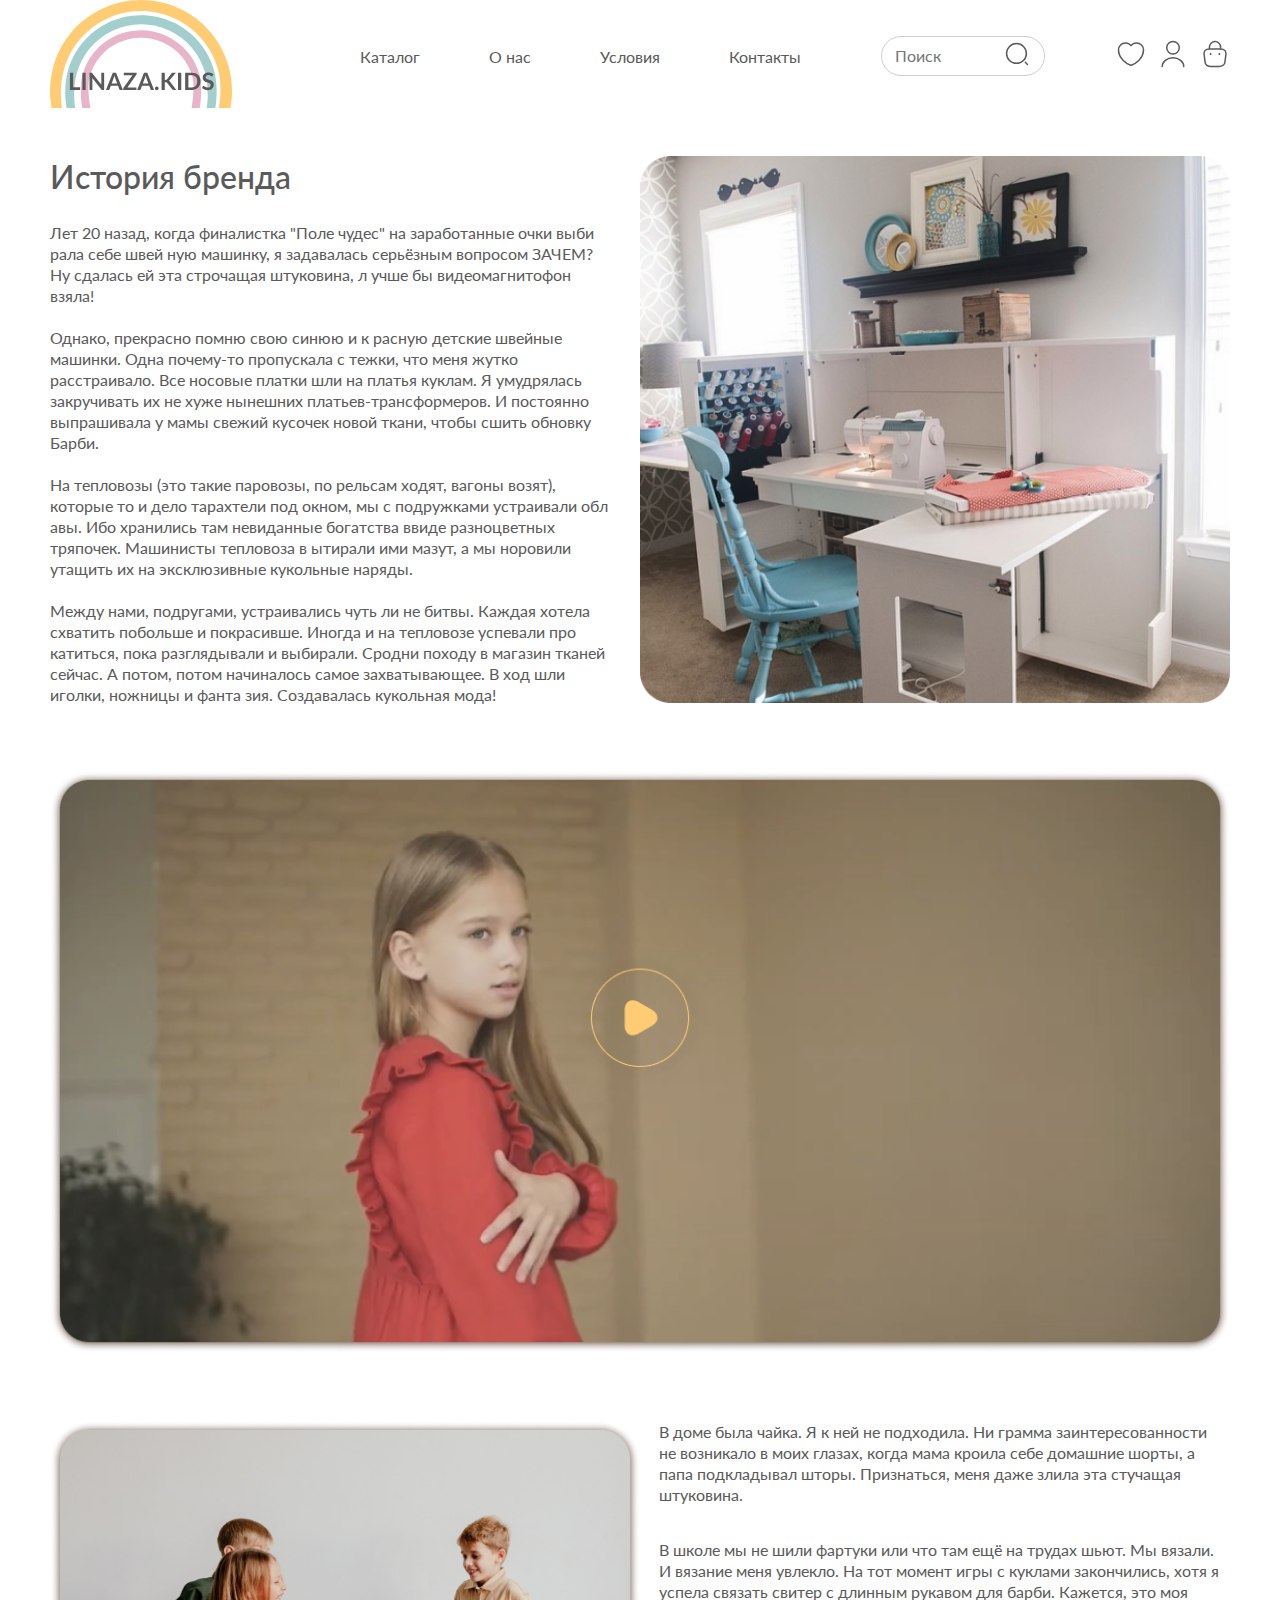
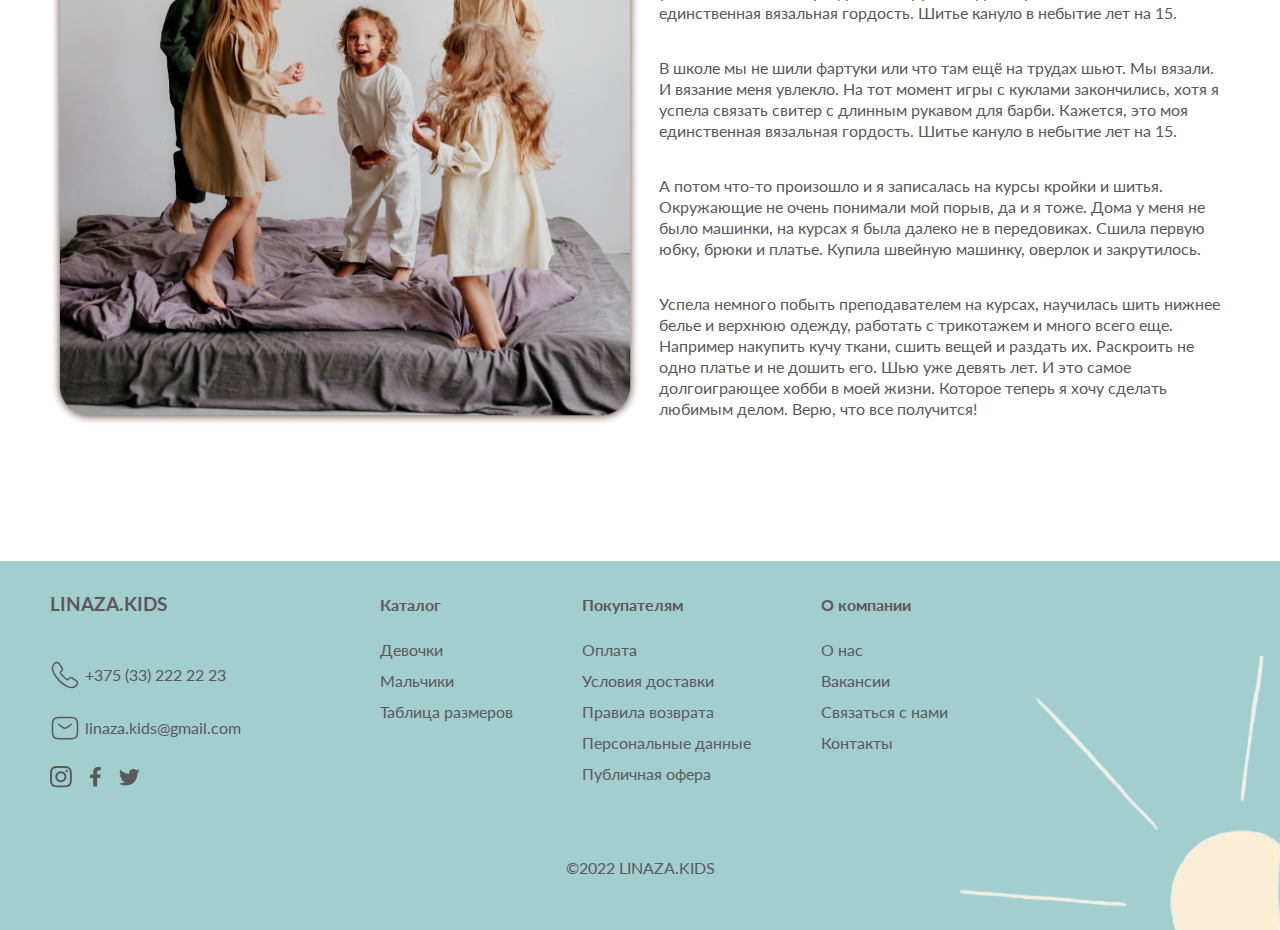
<file: about.html>
<!DOCTYPE html>
<html lang="en">
<head>
    <meta charset="UTF-8">
    <meta http-equiv="X-UA-Compatible" content="IE=edge">
    <meta name="viewport" content="width=device-width, initial-scale=1.0">
    <title>O нас</title>
    <link rel="preconnect" href="https://fonts.googleapis.com">
    <link rel="preconnect" href="https://fonts.gstatic.com" crossorigin>
    <link href="https://fonts.googleapis.com/css2?family=Lato:wght@400;700&display=swap" rel="stylesheet">
    <link rel="stylesheet" href="./css/normalize.css">
    <link rel="stylesheet" href="./videotube/videotube.css"> 
    <link rel="stylesheet" href="./css/about.css">
    <link rel="stylesheet" href="./css/header-footer.css">
</head>
<body>           
    <header class="header">
        <div class="container">
            <div class="header__wrapper">
                <div class="header__logo">
                    <a class="header__logo-link" href="index.html"><img class="header__logo-img" src="./images/LOGO.svg" alt="logo"></a>
                </div>
                <div class="header__navigation">
                    <ul class="header__list">
                        <li class="header__list-item"><a class="header__list-link" href="catalog.html">Каталог</a></li>
                        <li class="header__list-item"><a class="header__list-link" href="about.html">О нас</a></li>
                        <li class="header__list-item"><a class="header__list-link" href="conditions.html">Условия</a></li>
                        <li class="header__list-item"><a class="header__list-link" href="contacts.html">Контакты</a></li>
                    </ul>
                </div>
                <div class="header__search">
                    <input class="header__search-input" type="text" placeholder="Поиск">
                    <button class="header__search-button">
                        <div class="header__search-search">
                            <img class="header__search-img" src="./images/search-normal.svg" alt="search">
                        </div>
                    </button>
                </div>
                <div class="header__img-list">
                    <div class="header__items"><a href="#"><img src="./images/heart.svg" alt="heart"></a></div>
                    <div class="header__items"><a href="#"><img src="./images/user.svg" alt="user"></a></div>
                    <div class="header__items"><a href="#"><img src="./images/bag-2.svg" alt="bag"></a></div>
                    <div class="header__burger">
                        <img src="./images/burger-menu-svgrepo-com.svg" alt="menu" class="header__burger-img">
                        <!-- mobile navigation -->
                        <div class="header__navigation header__navigation_mobile">
                            <ul class="header__list">
                                <li class="header__list-item"><a class="header__list-link" href="catalog.html">Каталог</a></li>
                                <li class="header__list-item"><a class="header__list-link" href="about.html">О нас</a></li>
                                <li class="header__list-item"><a class="header__list-link" href="conditions.html">Условия</a></li>
                                <li class="header__list-item"><a class="header__list-link" href="contacts.html">Контакты</a></li>
                            </ul>
                        </div>
                    </div>
                    
                </div>
                
            </div>
        </div>
    </header>                                                                                                      
    <main class="main_about">
        <section class="about">
            <div class="container">
                <div class="about__top__wrapper">
                    <div class="about__top-items">
                        <h1 class="about__top-title">История бренда</h1>
                        <p class="about__top-item">Лет 20 назад, когда финалистка "Поле чудес" на заработанные очки выби
                            рала себе швей
                            ную машинку, я задавалась серьёзным вопросом ЗАЧЕМ? Ну
                             сдалась ей эта строчащая штуковина, л
                            учше бы видеомагнитофон взяла!
                        </p><br>
                        <p class="about__top-item">Однако, прекрасно помню свою синюю и к
                            расную детские швейные машинки. Одна почему-то пропускала с
                            тежки, что меня жутко расстраивало. Все носовые платки шли на платья 
                            куклам. Я умудрялась закручивать их не хуже нынешних платьев-трансформеров. И постоянно выпрашивала
                             у мамы свежий кусочек новой ткани, чтобы сшить обновку Барби.
                        </p><br>
                        <p class="about__top-item">На тепловозы (это такие паровозы, по рельсам ходят, вагоны 
                            возят), которые то и дело тарахтели под окном, мы с подружками устраивали обл
                            авы. Ибо хранились там невиданные богатства ввиде разноцветных тряпочек. Машинисты тепловоза в
                            ытирали ими мазут, а мы норовили утащить их на эксклюзивные кукольные наряды.
                        </p><br>
                        <p class="about__top-item">Между нами, подругами, устраивались чуть ли не битвы. Каждая
                             хотела схватить побольше и покрасивше. Иногда и на тепловозе успевали про
                             катиться, пока разглядывали и выбирали. Сродни походу в магазин тканей сейчас.
                            А потом, потом начиналось самое захватывающее. В ход шли иголки, ножницы и фанта
                            зия. Создавалась кукольная мода!
                        </p>
                    </div>
                    <div class="about__top-img-wrapper">
                        <img class="about__top-img" src="./images/ilustration__top.png" alt="ilustration__top">
                    </div>
                </div>
            </div>
        </section>
        <div class="about_video">
            <div class="container">
                <a href="https://youtu.be/ZnN4zmhJa9w" class="about_video_wrapper tube">
                    <img class="about_video_image" src="./images/about.png" alt="about">
                </a>
            </div>
        </div>
        </div>
        <section class="about-button">
            <div class="container">
                <div class="about-button_history">
                    <div class="about-button_img">
                        <img src="images/ilustration_bottom.png" alt="">
                    </div>
                    <div class="about-button-history_descr">
                        <p class="about-button-text">В доме была чайка. Я к ней не подходила.
                            Ни грамма заинтересованности не возникало в моих глазах, когда мама кроила себе домашние шорты, а папа подкладывал шторы. Признаться, меня даже злила эта стучащая штуковина.
                        </p>
                        <p class="about-button-text
                        ">В школе мы не шили фартуки или что там ещё на трудах шьют. Мы вязали. И вязание меня увлекло. На тот момент игры с куклами закончились, хотя я успела связать свитер с длинным рукавом для барби. Кажется, это моя единственная вязальная гордость. Шитье кануло в небытие лет на 15.
                    </p>
                       
                        <p class="about-button-text
                        ">В школе мы не шили фартуки или что там ещё на трудах шьют. Мы вязали. И вязание меня увлекло. На тот момент игры с куклами закончились, хотя я успела связать свитер с длинным рукавом для барби. Кажется, это моя единственная вязальная гордость. Шитье кануло в небытие лет на 15.</p>
                        
                        
                        <p class="about-button-text
                        ">А потом что-то произошло и я записалась на курсы кройки и шитья. Окружающие не очень понимали мой порыв, да и я тоже.

                        Дома у меня не было машинки, на курсах я была далеко не в передовиках. Сшила первую юбку, брюки и платье. Купила швейную машинку, оверлок и закрутилось.</p>
                
                        <p class="about-button-text
                        ">Успела немного побыть преподавателем на курсах, научилась шить нижнее белье и верхнюю одежду, работать с трикотажем и много всего еще. Например накупить кучу ткани, сшить вещей и раздать их. Раскроить не одно платье и не дошить его.
                        Шью уже девять лет. И это самое долгоиграющее хобби в моей жизни. Которое теперь я хочу сделать любимым делом. Верю, что все получится!</p>              
                        </div>
                    </div>
                </div>
            </div>
        </section>
    </main>
    <footer class="footer">
        <div class="container">
            <div class="footer__wrapper">
                <div class="footer__info footer__item">
                    <h3 class="footer__info_name">LINAZA.KIDS</h3>
                    <div class="footer__info_phone">
                        <div class="footer__info_phone-img">
                            <img class="footer__info_phone-image" src="./images/telefone.svg" alt="phone">
                        </div>
                        <a class="footer__info_phone-number" href="tel:+37533222223">+375 (33) 222 22 23</a>
                    </div>
                    <div class="footer__info_email">
                        <div class="footer__info_email-img">
                            <img class="footer__info_email-image" src="./images/sms.svg" alt="email">
                        </div>
                        <a class="footer__info_email-email" href="email:linaza.kids@gmail.com">linaza.kids@gmail.com</a>
                    </div>
                    <div class="footer__info_social">
                        <div class="footer__info_social-item">
                            <a class="footer__info_social-instagram" href="#"><img class="footer__info_social-instagram-img" src="./images/instagram.svg" alt="instagram"></a>
                        </div>
                        <div class="footer__info_social-item">
                            <a class="footer__info_social-facebook" href="#"><img class="footer__info_social-facebook-img" src="./images/facebook.svg" alt="facebook"></a>
                        </div>
                        <div class="footer__info_social-item">
                            <a class="footer__info_social-twitter" href="#"><img class="footer__info_social-twitter-img" src="./images/twitter.svg" alt="twitter"></a>
                        </div>
                    </div>
                </div>
                <div class="footer__catalog footer__item">
                    <h4 class="footer__catalog-title">Каталог</h4>
                        <a class="footer__catalog-link" href="#">Девочки</a>
                        <a class="footer__catalog-link" href="#">Мальчики</a>
                        <a class="footer__catalog-link" href="#">Таблица размеров</a>
                </div>
                <div class="footer__forcustomers footer__item">
                    <h4 class="footer__forcustomers-title">Покупателям</h4>
                    <a class="footer__forcustomers-link" href="#">Оплата</a>
                    <a class="footer__forcustomers-link" href="#">Условия доставки</a>
                    <a class="footer__forcustomers-link" href="#">Правила возврата</a>
                    <a class="footer__forcustomers-link" href="#">Персональные данные</a>
                    <a class="footer__forcustomers-link" href="#">Публичная офера</a>
                </div>
                <div class="footer__about footer__item">
                    <h4 class="footer_about-title">О компании</h4>
                    <a class="footer__about-link" href="about.html">О нас</a>
                    <a class="footer__about-link" href="#">Вакансии</a>
                    <a class="footer__about-link" href="#">Связаться с нами</a>
                    <a class="footer__about-link" href="contacts.html">Контакты</a>
                </div>
            </div>
            <p class="footer__rights">©2022 LINAZA.KIDS</p>
            <div class="footer__sun">
                <img class="footer__sun-img" src="./images/sunbackground.png" alt="sun">
            </div>
        </div>
    </footer>
    <script src="./videotube/videotube.js"></script>
</body>
</html>
</file>
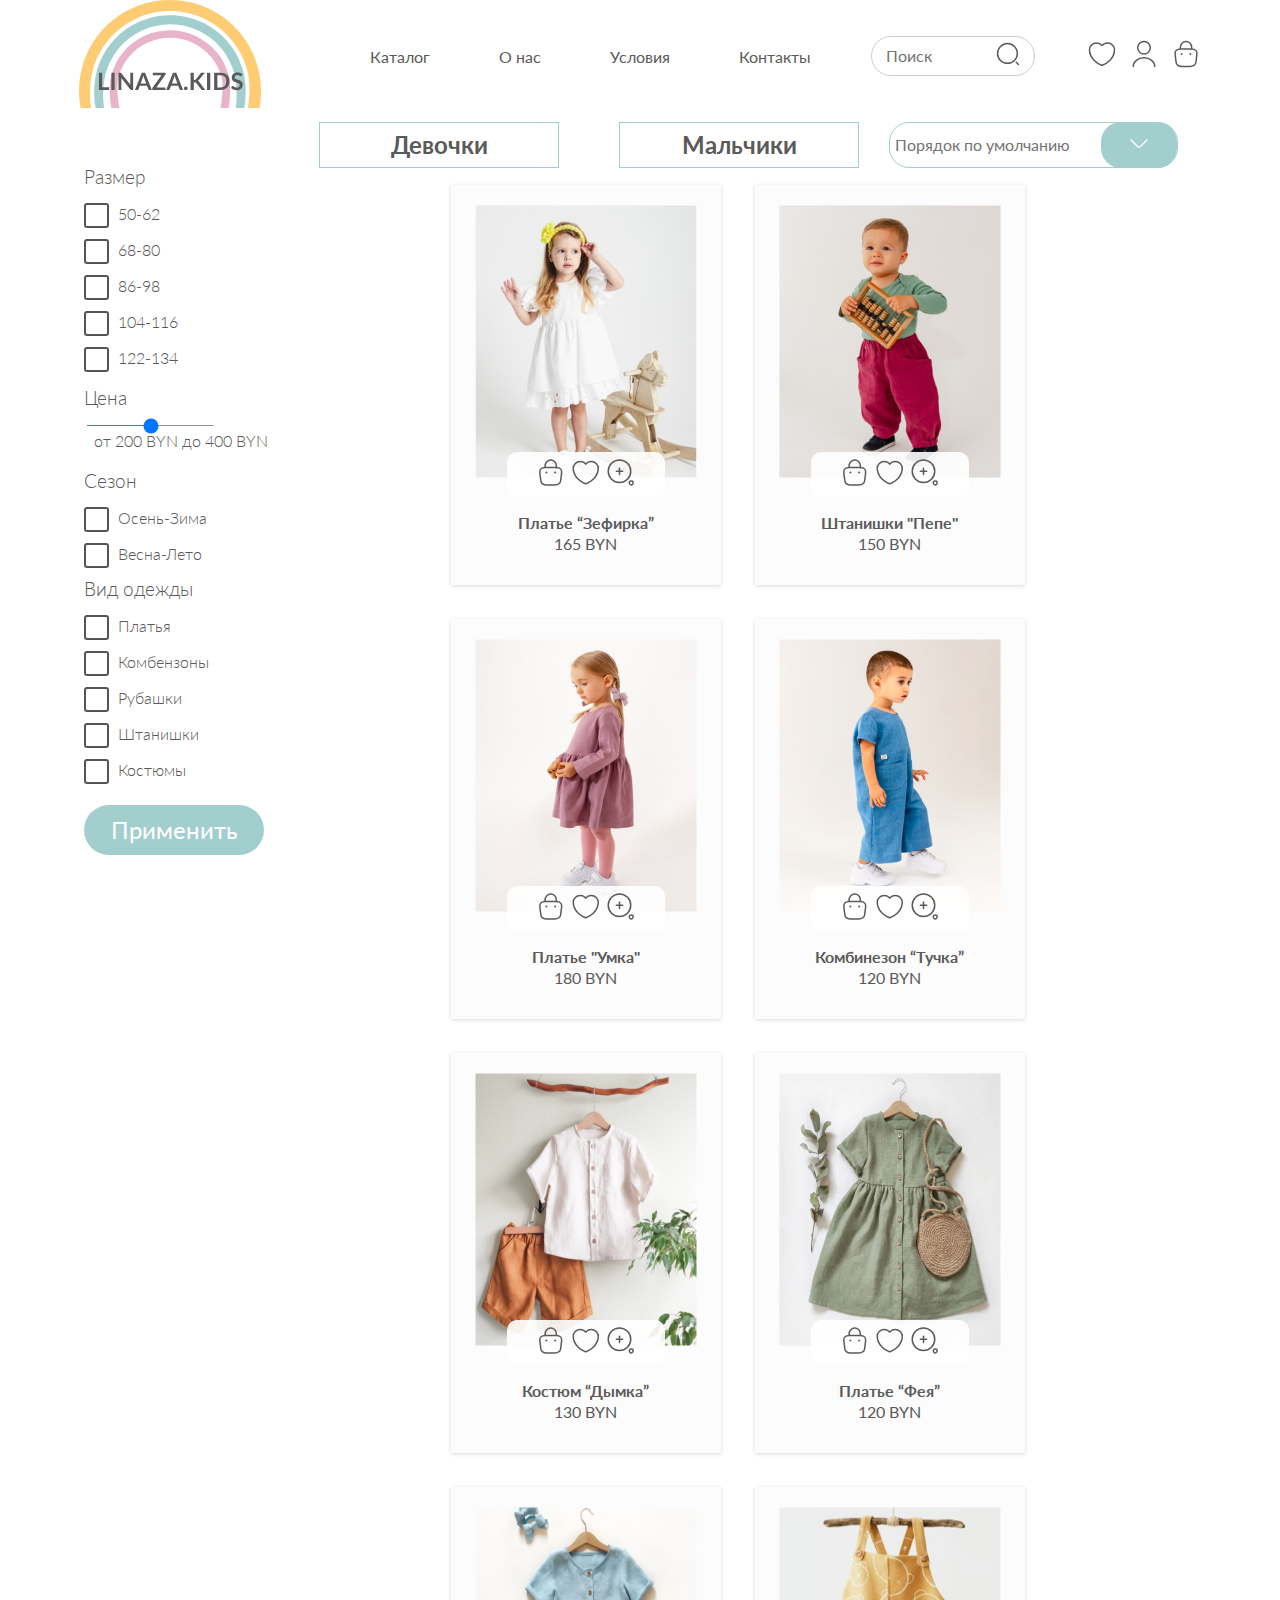
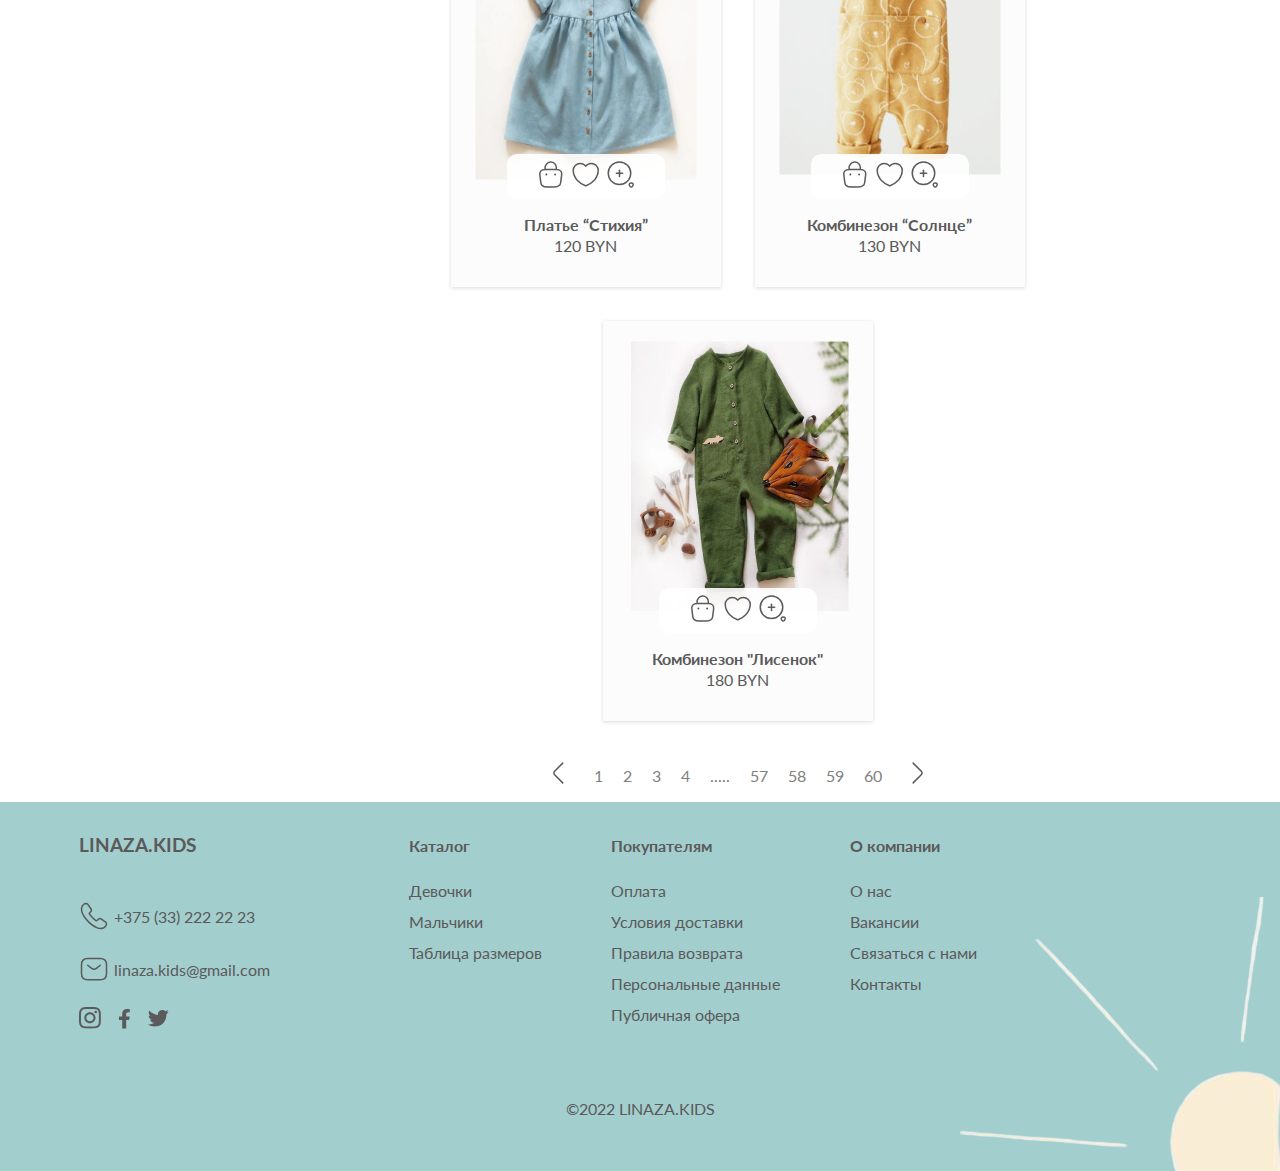
<file: catalog.html>
<!DOCTYPE html>
<html lang="en">

    <head>
        <meta charset="UTF-8">
        <meta http-equiv="X-UA-Compatible" content="IE=edge">
        <meta name="viewport" content="width=device-width, initial-scale=1.0">
        <link rel="preconnect" href="https://fonts.googleapis.com">
        <link rel="preconnect" href="https://fonts.gstatic.com" crossorigin>
        <link href="https://fonts.googleapis.com/css2?family=Lato:wght@400;700&display=swap" rel="stylesheet">
        <link rel="stylesheet" href="./css/normalize.css">
        <link rel="stylesheet" href="./css/header-footer.css">
        <link rel="stylesheet" href="./css/catalog.css">
        <title>Catalog</title>
    </head>

    <body>
        <header class="header">
            <div class="container">
                <div class="header__wrapper">
                    <div class="header__logo">
                        <a class="header__logo-link" href="index.html"><img class="header__logo-img"
                                src="./images/LOGO.svg" alt="logo"></a>
                    </div>
                    <div class="header__navigation">
                        <ul class="header__list">
                            <li class="header__list-item"><a class="header__list-link" href="catalog.html">Каталог</a>
                            </li>
                            <li class="header__list-item"><a class="header__list-link" href="about.html">О нас</a></li>
                            <li class="header__list-item"><a class="header__list-link"
                                    href="conditions.html">Условия</a></li>
                            <li class="header__list-item"><a class="header__list-link" href="contacts.html">Контакты</a>
                            </li>
                        </ul>
                    </div>
                    <div class="header__search">
                        <input class="header__search-input" type="text" placeholder="Поиск">
                        <button class="header__search-button">
                            <div class="header__search-search">
                                <img class="header__search-img" src="./images/search-normal.svg" alt="search">
                            </div>
                        </button>
                    </div>
                    <div class="header__img-list">
                        <div class="header__items"><a href="#"><img src="./images/heart.svg" alt="heart"></a></div>
                        <div class="header__items"><a href="#"><img src="./images/user.svg" alt="user"></a></div>
                        <div class="header__items"><a href="#"><img src="./images/bag-2.svg" alt="bag"></a></div>
                        <div class="header__burger">
                            <img src="./images/burger-menu-svgrepo-com.svg" alt="menu" class="header__burger-img">
                            <!-- mobile navigation -->
                            <div class="header__navigation header__navigation_mobile">
                                <ul class="header__list">
                                    <li class="header__list-item"><a class="header__list-link"
                                            href="catalog.html">Каталог</a></li>
                                    <li class="header__list-item"><a class="header__list-link" href="about.html">О
                                            нас</a></li>
                                    <li class="header__list-item"><a class="header__list-link"
                                            href="conditions.html">Условия</a></li>
                                    <li class="header__list-item"><a class="header__list-link"
                                            href="contacts.html">Контакты</a></li>
                                </ul>
                            </div>
                        </div>

                    </div>

                </div>
            </div>
        </header>
        <nav class="navbar">
            <div class="navbar-container container">
                <input class="navbar-click" type="checkbox" name="" id="">
                <div class="hamburger-lines">
                    <span class="line line1"></span>
                    <span class="line line2"></span>
                    <span class="line line3"></span>
                </div>
                <ul class="menu-items">
                    <div class="wrapper1">
                        <div class="choose">
                            <div class="size">
                                <h3>Размер</h3>
                                <div class="choose-size">
                                    <input value="2" type="checkbox">
                                    <p>50-62</p>
                                </div>
                                <div class="choose-size">
                                    <input value="1" type="checkbox">
                                    <p>68-80</p>
                                </div>
                                <div class="choose-size">
                                    <input value="1" type="checkbox">
                                    <p>86-98</p>
                                </div>
                                <div class="choose-size">
                                    <input value="1" type="checkbox">
                                    <p>104-116</p>
                                </div>
                                <div class="choose-size">
                                    <input value="1" type="checkbox">
                                    <p>122-134</p>
                                </div>
                            </div>
                            <div class="price">
                                <h3>Цена</h3>
                                <input type="range">
                                <p>от 200 BYN до 400 BYN</p>
                            </div>
                            <div class="size">
                                <h3>Сезон</h3>
                                <div class="choose-size">
                                    <input type="checkbox">
                                    <p>Осень-Зима</p>
                                </div>
                                <div class="choose-size">
                                    <input type="checkbox">
                                    <p>Весна-Лето</p>
                                </div>
                                <div class="size">
                                    <h3>Вид одежды</h3>
                                    <div class="choose-size">
                                        <input type="checkbox">
                                        <p>Платья</p>
                                    </div>
                                    <div class="choose-size">
                                        <input type="checkbox">
                                        <p>Комбензоны</p>
                                    </div>
                                    <div class="choose-size">
                                        <input type="checkbox">
                                        <p>Рубашки</p>
                                    </div>
                                    <div class="choose-size">
                                        <input type="checkbox">
                                        <p>Штанишки</p>
                                    </div>
                                    <div class="choose-size">
                                        <input type="checkbox">
                                        <p>Костюмы</p>
                                    </div>
                                    <button type="submit
                                " class="complete">Применить</button>
                                </div>
                            </div>
                        </div>
                    </div>


                </ul>
            </div>
        </nav>
        <main>



            <div class="container">
                <div class="wrapper">
                    <div class="choose">
                        <div class="size">
                            <h3>Размер</h3>
                            <div class="choose-size">
                                <input value="1" type="checkbox">
                                <p>50-62</p>
                            </div>
                            <div class="choose-size">
                                <input value="1" type="checkbox">
                                <p>68-80</p>
                            </div>
                            <div class="choose-size">
                                <input value="1" type="checkbox">
                                <p>86-98</p>
                            </div>
                            <div class="choose-size">
                                <input value="1" type="checkbox">
                                <p>104-116</p>
                            </div>
                            <div class="choose-size">
                                <input value="1" type="checkbox">
                                <p>122-134</p>
                            </div>
                        </div>
                        <div class="price">
                            <h3>Цена</h3>
                            <!--   <input class="pi-input2" id="pi_input" min="0" max="400" type="range"> -->
                            <input id="pi_input" min="0" max="400" type="range">
                            <p>от <output id="value"></output> BYN до 400 BYN</p>
                        </div>
                        <div class="size">
                            <h3>Сезон</h3>
                            <div class="choose-size">
                                <input type="checkbox">
                                <p>Осень-Зима</p>
                            </div>
                            <div class="choose-size">
                                <input type="checkbox">
                                <p>Весна-Лето</p>
                            </div>
                            <div class="size">
                                <h3>Вид одежды</h3>
                                <div class="choose-size">
                                    <input type="checkbox">
                                    <p>Платья</p>
                                </div>
                                <div class="choose-size">
                                    <input type="checkbox">
                                    <p>Комбензоны</p>
                                </div>
                                <div class="choose-size">
                                    <input type="checkbox">
                                    <p>Рубашки</p>
                                </div>
                                <div class="choose-size">
                                    <input type="checkbox">
                                    <p>Штанишки</p>
                                </div>
                                <div class="choose-size">
                                    <input type="checkbox">
                                    <p>Костюмы</p>
                                </div>
                                <button type="submit
                                " class="complete">Применить</button>
                            </div>
                        </div>
                    </div>
                    <div class="clothes">
                        <div class="input-button">
                            <button class="gender">Девочки</button>
                            <button class="gender">Мальчики</button>
                            <div class="clothes-input">
                                <input placeholder="Порядок по умолчанию" type="search">
                                <button class="output">
                                    <img src="./img/arrow-down.png" alt="">
                                </button>
                            </div>
                            <div class="center-gender">
                                <div class="choose-gender">
                                    <label for="cars">Выберите пол:</label>
                                    <select name="cars" id="cars">
                                        <option value="volvo">Мальчики</option>
                                        <option value="saab">Девочки</option>
                                    </select>
                                </div>
                            </div>
                        </div>
                        <div class="line">
                            <div class="block">
                                <div class="image">
                                    <img src="./img/clothes/clothes1.png" alt="">
                                    <div class="icons">
                                        <img src="./img/shopping-cart.svg" alt="">
                                        <img src="./img/favorite.svg" alt="">
                                        <img src="./img/search-zoom-in.svg" alt="">
                                    </div>
                                </div>
                                <div class="text">
                                    <h4>Платье “Зефирка”</h4>
                                    <p>165 BYN</p>
                                </div>
                            </div>
                            <div class="block">
                                <div class="image">
                                    <img src="./img/clothes/cloth2.png" alt="">
                                    <div class="icons">
                                        <img src="./img/shopping-cart.svg" alt="">
                                        <img src="./img/favorite.svg" alt="">
                                        <img src="./img/search-zoom-in.svg" alt="">
                                    </div>
                                </div>
                                <div class="text">
                                    <h4>Штанишки "Пепе"</h4>
                                    <p>150 BYN</p>
                                </div>
                            </div>
                            <div class="block">
                                <div class="image">
                                    <img src="./img/clothes/cloth3.png" alt="">
                                    <div class="icons">
                                        <img src="./img/shopping-cart.svg" alt="">
                                        <img src="./img/favorite.svg" alt="">
                                        <img src="./img/search-zoom-in.svg" alt="">
                                    </div>
                                </div>
                                <div class="text">
                                    <h4>Платье "Умка"</h4>
                                    <p>180 BYN</p>
                                </div>
                            </div>


                            <div class="block">
                                <div class="image">
                                    <img src="./img/clothes/cloth4.png" alt="">
                                    <div class="icons">
                                        <img src="./img/shopping-cart.svg" alt="">
                                        <img src="./img/favorite.svg" alt="">
                                        <img src="./img/search-zoom-in.svg" alt="">
                                    </div>
                                </div>
                                <div class="text">
                                    <h4>Комбинезон “Тучка”</h4>
                                    <p>120 BYN</p>
                                </div>
                            </div>
                            <div class="block">
                                <div class="image">
                                    <img src="./img/clothes/cloth5.png" alt="">
                                    <div class="icons">
                                        <img src="./img/shopping-cart.svg" alt="">
                                        <img src="./img/favorite.svg" alt="">
                                        <img src="./img/search-zoom-in.svg" alt="">
                                    </div>
                                </div>
                                <div class="text">
                                    <h4>Костюм “Дымка”</h4>
                                    <p>130 BYN</p>
                                </div>
                            </div>
                            <div class="block">
                                <div class="image">
                                    <img src="./img/clothes/cloth6.png" alt="">
                                    <div class="icons">
                                        <img src="./img/shopping-cart.svg" alt="">
                                        <img src="./img/favorite.svg" alt="">
                                        <img src="./img/search-zoom-in.svg" alt="">
                                    </div>
                                </div>
                                <div class="text">
                                    <h4>Платье “Фея”</h4>
                                    <p>120 BYN</p>
                                </div>
                            </div>
                            <div class="block">
                                <div class="image">
                                    <img src="./img/clothes/cloth7.png" alt="">
                                    <div class="icons">
                                        <img src="./img/shopping-cart.svg" alt="">
                                        <img src="./img/favorite.svg" alt="">
                                        <img src="./img/search-zoom-in.svg" alt="">
                                    </div>
                                </div>
                                <div class="text">
                                    <h4>Платье “Стихия”</h4>
                                    <p>120 BYN</p>
                                </div>
                            </div>
                            <div class="block">
                                <div class="image">
                                    <img src="./img/clothes/cloth8.png" alt="">
                                    <div class="icons">
                                        <img src="./img/shopping-cart.svg" alt="">
                                        <img src="./img/favorite.svg" alt="">
                                        <img src="./img/search-zoom-in.svg" alt="">
                                    </div>
                                </div>
                                <div class="text">
                                    <h4>Комбинезон “Солнце”</h4>
                                    <p>130 BYN</p>
                                </div>
                            </div>
                            <div class="block">
                                <div class="image">
                                    <img src="./img/clothes/cloth9.png" alt="">
                                    <div class="icons">
                                        <img src="./img/shopping-cart.svg" alt="">
                                        <img src="./img/favorite.svg" alt="">
                                        <img src="./img/search-zoom-in.svg" alt="">
                                    </div>
                                </div>
                                <div class="text">
                                    <h4>Комбинезон "Лисенок"</h4>
                                    <p>180 BYN</p>
                                </div>
                            </div>
                        </div>
                        <section>
                            <ul class="pages">
                                <li class="page"><a href=""><img src="img/arrow-left.svg"></a></li>
                                <li class="page"><a href="">1</a></li>
                                <li class="page"><a href="">2</a></li>
                                <li class="page"><a href="">3</a></li>
                                <li class="page"><a href="">4</a></li>
                                <li class="page"><a href="">.....</a></li>
                                <li class="page"><a href="">57</a></li>
                                <li class="page"><a href="">58</a></li>
                                <li class="page"><a href="">59</a></li>
                                <li class="page"><a href="">60</a></li>
                                <li class="page"><a href=""><img src="img/arrow-right.svg"></a></li>



                            </ul>
                        </section>
                    </div>
                </div>
            </div>
        </main>
        <footer class="footer">
            <div class="container">
                <div class="footer__wrapper">
                    <div class="footer__info footer__item">
                        <h3 class="footer__info_name">LINAZA.KIDS</h3>
                        <div class="footer__info_phone">
                            <div class="footer__info_phone-img">
                                <img class="footer__info_phone-image" src="./images/telefone.svg" alt="phone">
                            </div>
                            <a class="footer__info_phone-number" href="tel:+37533222223">+375 (33) 222 22 23</a>
                        </div>
                        <div class="footer__info_email">
                            <div class="footer__info_email-img">
                                <img class="footer__info_email-image" src="./images/sms.svg" alt="email">
                            </div>
                            <a class="footer__info_email-email"
                                href="email:linaza.kids@gmail.com">linaza.kids@gmail.com</a>
                        </div>
                        <div class="footer__info_social">
                            <div class="footer__info_social-item">
                                <a class="footer__info_social-instagram" href="#"><img
                                        class="footer__info_social-instagram-img" src="./images/instagram.svg"
                                        alt="instagram"></a>
                            </div>
                            <div class="footer__info_social-item">
                                <a class="footer__info_social-facebook" href="#"><img
                                        class="footer__info_social-facebook-img" src="./images/facebook.svg"
                                        alt="facebook"></a>
                            </div>
                            <div class="footer__info_social-item">
                                <a class="footer__info_social-twitter" href="#"><img
                                        class="footer__info_social-twitter-img" src="./images/twitter.svg"
                                        alt="twitter"></a>
                            </div>
                        </div>
                    </div>
                    <div class="footer__catalog footer__item">
                        <h4 class="footer__catalog-title">Каталог</h4>
                        <a class="footer__catalog-link" href="#">Девочки</a>
                        <a class="footer__catalog-link" href="#">Мальчики</a>
                        <a class="footer__catalog-link" href="#">Таблица размеров</a>
                    </div>
                    <div class="footer__forcustomers footer__item">
                        <h4 class="footer__forcustomers-title">Покупателям</h4>
                        <a class="footer__forcustomers-link" href="#">Оплата</a>
                        <a class="footer__forcustomers-link" href="#">Условия доставки</a>
                        <a class="footer__forcustomers-link" href="#">Правила возврата</a>
                        <a class="footer__forcustomers-link" href="#">Персональные данные</a>
                        <a class="footer__forcustomers-link" href="#">Публичная офера</a>
                    </div>
                    <div class="footer__about footer__item">
                        <h4 class="footer_about-title">О компании</h4>
                        <a class="footer__about-link" href="about.html">О нас</a>
                        <a class="footer__about-link" href="#">Вакансии</a>
                        <a class="footer__about-link" href="#">Связаться с нами</a>
                        <a class="footer__about-link" href="contacts.html">Контакты</a>
                    </div>
                </div>
                <p class="footer__rights">©2022 LINAZA.KIDS</p>
                <div class="footer__sun">
                    <img class="footer__sun-img" src="./images/sunbackground.png" alt="sun">
                </div>
            </div>
        </footer>
        <script src="./js/catalog.js">

        </script>

    </body>

</html>
</file>
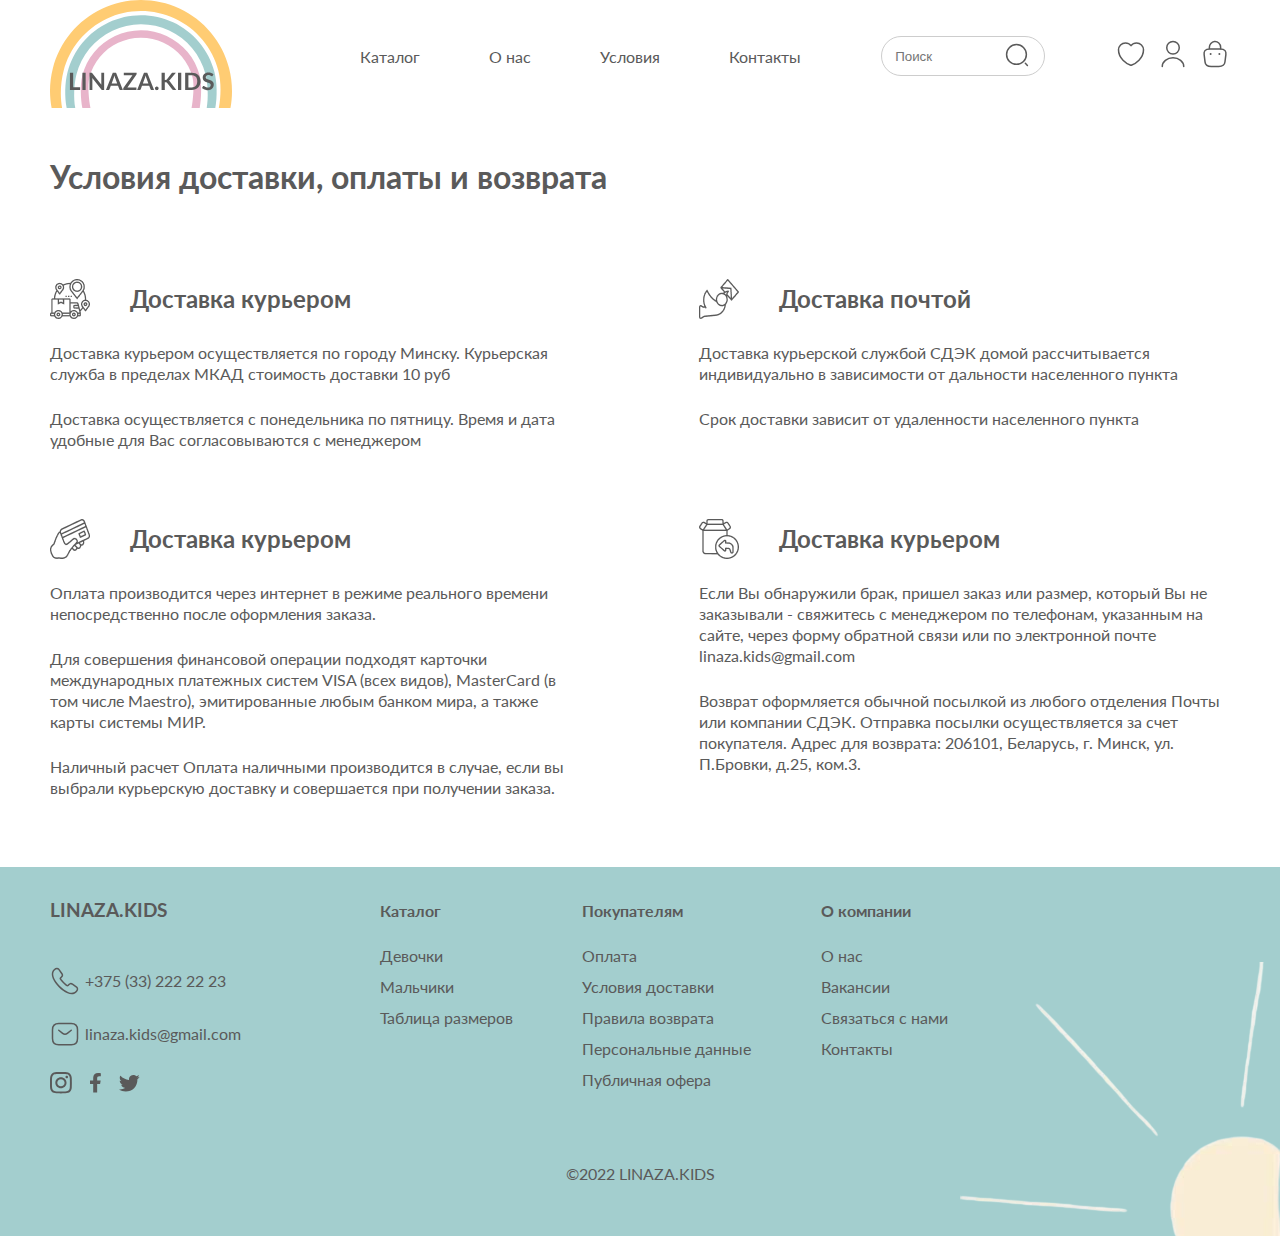
<file: conditions.html>
<!DOCTYPE html>
<html lang="en">
<head>
    <meta charset="UTF-8">
    <meta name="viewport" content="width=device-width, initial-scale=1.0">
    <link rel="preconnect" href="https://fonts.googleapis.com">
<link rel="preconnect" href="https://fonts.gstatic.com" crossorigin>
<link href="https://fonts.googleapis.com/css2?family=Lato:ital,wght@1,400;1,700&display=swap" rel="stylesheet">
<link rel="stylesheet" href="">
    <link rel="stylesheet" href="./css/conditions.css">
    <link rel="stylesheet" href="./css/header-footer.css">
    <title>Document</title>
</head>

<body>
    <header class="header">
        <div class="container">
            <div class="header__wrapper">
                <div class="header__logo">
                    <a class="header__logo-link" href="index.html"><img class="header__logo-img" src="./images/LOGO.svg" alt="logo"></a>
                </div>
                <div class="header__navigation">
                    <ul class="header__list">
                        <li class="header__list-item"><a class="header__list-link" href="catalog.html">Каталог</a></li>
                        <li class="header__list-item"><a class="header__list-link" href="about.html">О нас</a></li>
                        <li class="header__list-item"><a class="header__list-link" href="conditions.html">Условия</a></li>
                        <li class="header__list-item"><a class="header__list-link" href="contacts.html">Контакты</a></li>
                    </ul>
                </div>
                <div class="header__search">
                    <input class="header__search-input" type="text" placeholder="Поиск">
                    <button class="header__search-button">
                        <div class="header__search-search">
                            <img class="header__search-img" src="./images/search-normal.svg" alt="search">
                        </div>
                    </button>
                </div>
                <div class="header__img-list">
                    <div class="header__items"><a href="#"><img src="./images/heart.svg" alt="heart"></a></div>
                    <div class="header__items"><a href="#"><img src="./images/user.svg" alt="user"></a></div>
                    <div class="header__items"><a href="#"><img src="./images/bag-2.svg" alt="bag"></a></div>
                    <div class="header__burger">
                        <img src="./images/burger-menu-svgrepo-com.svg" alt="menu" class="header__burger-img">
                        <!-- mobile navigation -->
                        <div class="header__navigation header__navigation_mobile">
                            <ul class="header__list">
                                <li class="header__list-item"><a class="header__list-link" href="catalog.html">Каталог</a></li>
                                <li class="header__list-item"><a class="header__list-link" href="about.html">О нас</a></li>
                                <li class="header__list-item"><a class="header__list-link" href="conditions.html">Условия</a></li>
                                <li class="header__list-item"><a class="header__list-link" href="contacts.html">Контакты</a></li>
                            </ul>
                        </div>
                    </div>
                    
                </div>
                
            </div>
        </div>
    </header>

    <main>
        <div class="conditions-container">
            <h1>Условия доставки, оплаты и возврата</h1>
            <div class="conditions-block">
                <div class="conditions-item">
                    <div class="conditions-item-title">
                        <img src="images/premium-icon-logistics-4363531 1.png" alt="">
                        <h2>Доставка курьером</h2>
                    </div>
                    <div class="conditions-item-text">
                        <p>Доставка курьером осуществляется по городу Минску. Курьерская служба в пределах МКАД стоимость доставки 10 руб</p>
                        <p>Доставка осуществляется с понедельника по пятницу. Время и дата удобные для Вас согласовываются с менеджером </p>
                    </div>
                </div>
                <div class="conditions-item">
                    <div class="conditions-item-title">
                        <img src="images/Vector.png" alt="">
                        <h2>Доставка почтой</h2>
                    </div>
                    <div class="conditions-item-text">
                        <p>Доставка курьерской службой СДЭК домой рассчитывается индивидуально в зависимости от дальности населенного пункта</p>
                        <p>Срок доставки зависит от удаленности населенного пункта </p>
                    </div>
                </div>
                <div class="conditions-item">
                    <div class="conditions-item-title">
                        <img src="images/Group.png" alt="">
                        <h2>Доставка курьером</h2>
                    </div>
                    <div class="conditions-item-text">
                        <p>Оплата производится через интернет в режиме реального времени непосредственно после оформления заказа.</p>
                        <p>Для совершения финансовой операции подходят карточки международных платежных систем VISA (всех видов), MasterCard (в том числе Maestro), эмитированные любым банком мира, а также карты системы МИР.</p>
                        <p>Наличный расчет
                        Оплата наличными производится в случае, если вы выбрали курьерскую доставку и совершается при получении заказа.</p>
                    </div>
                </div>
                <div class="conditions-item">
                    <div class="conditions-item-title">
                        <img src="images/premium-icon-product-return-3815473 1.png" alt="">
                        <h2>Доставка курьером</h2>
                    </div>
                    <div class="conditions-item-text">
                        <p>Если Вы обнаружили брак, пришел заказ или размер, который Вы не заказывали - свяжитесь с менеджером по телефонам, указанным на сайте, через форму обратной связи или по электронной почте linaza.kids@gmail.com</p>
                        <p>Возврат оформляется обычной посылкой из любого отделения Почты или компании СДЭК. Отправка посылки осуществляется за счет покупателя. Адрес для возврата: 206101, Беларусь, г. Минск, ул. П.Бровки, д.25, ком.3.</p>
                    </div>
                </div>
            </div>   
        </div>   
    </main>

    <footer class="footer">
        <div class="container">
            <div class="footer__wrapper">
                <div class="footer__info footer__item">
                    <h3 class="footer__info_name">LINAZA.KIDS</h3>
                    <div class="footer__info_phone">
                        <div class="footer__info_phone-img">
                            <img class="footer__info_phone-image" src="./images/telefone.svg" alt="phone">
                        </div>
                        <a class="footer__info_phone-number" href="tel:+37533222223">+375 (33) 222 22 23</a>
                    </div>
                    <div class="footer__info_email">
                        <div class="footer__info_email-img">
                            <img class="footer__info_email-image" src="./images/sms.svg" alt="email">
                        </div>
                        <a class="footer__info_email-email" href="email:linaza.kids@gmail.com">linaza.kids@gmail.com</a>
                    </div>
                    <div class="footer__info_social">
                        <div class="footer__info_social-item">
                            <a class="footer__info_social-instagram" href="#"><img class="footer__info_social-instagram-img" src="./images/instagram.svg" alt="instagram"></a>
                        </div>
                        <div class="footer__info_social-item">
                            <a class="footer__info_social-facebook" href="#"><img class="footer__info_social-facebook-img" src="./images/facebook.svg" alt="facebook"></a>
                        </div>
                        <div class="footer__info_social-item">
                            <a class="footer__info_social-twitter" href="#"><img class="footer__info_social-twitter-img" src="./images/twitter.svg" alt="twitter"></a>
                        </div>
                    </div>
                </div>
                <div class="footer__catalog footer__item">
                    <h4 class="footer__catalog-title">Каталог</h4>
                        <a class="footer__catalog-link" href="#">Девочки</a>
                        <a class="footer__catalog-link" href="#">Мальчики</a>
                        <a class="footer__catalog-link" href="#">Таблица размеров</a>
                </div>
                <div class="footer__forcustomers footer__item">
                    <h4 class="footer__forcustomers-title">Покупателям</h4>
                    <a class="footer__forcustomers-link" href="#">Оплата</a>
                    <a class="footer__forcustomers-link" href="#">Условия доставки</a>
                    <a class="footer__forcustomers-link" href="#">Правила возврата</a>
                    <a class="footer__forcustomers-link" href="#">Персональные данные</a>
                    <a class="footer__forcustomers-link" href="#">Публичная офера</a>
                </div>
                <div class="footer__about footer__item">
                    <h4 class="footer_about-title">О компании</h4>
                    <a class="footer__about-link" href="about.html">О нас</a>
                    <a class="footer__about-link" href="#">Вакансии</a>
                    <a class="footer__about-link" href="#">Связаться с нами</a>
                    <a class="footer__about-link" href="contacts.html">Контакты</a>
                </div>
            </div>
            <p class="footer__rights">©2022 LINAZA.KIDS</p>
            <div class="footer__sun">
                <img class="footer__sun-img" src="./images/sunbackground.png" alt="sun">
            </div>
        </div>
    </footer>
</body>

</html>
</file>
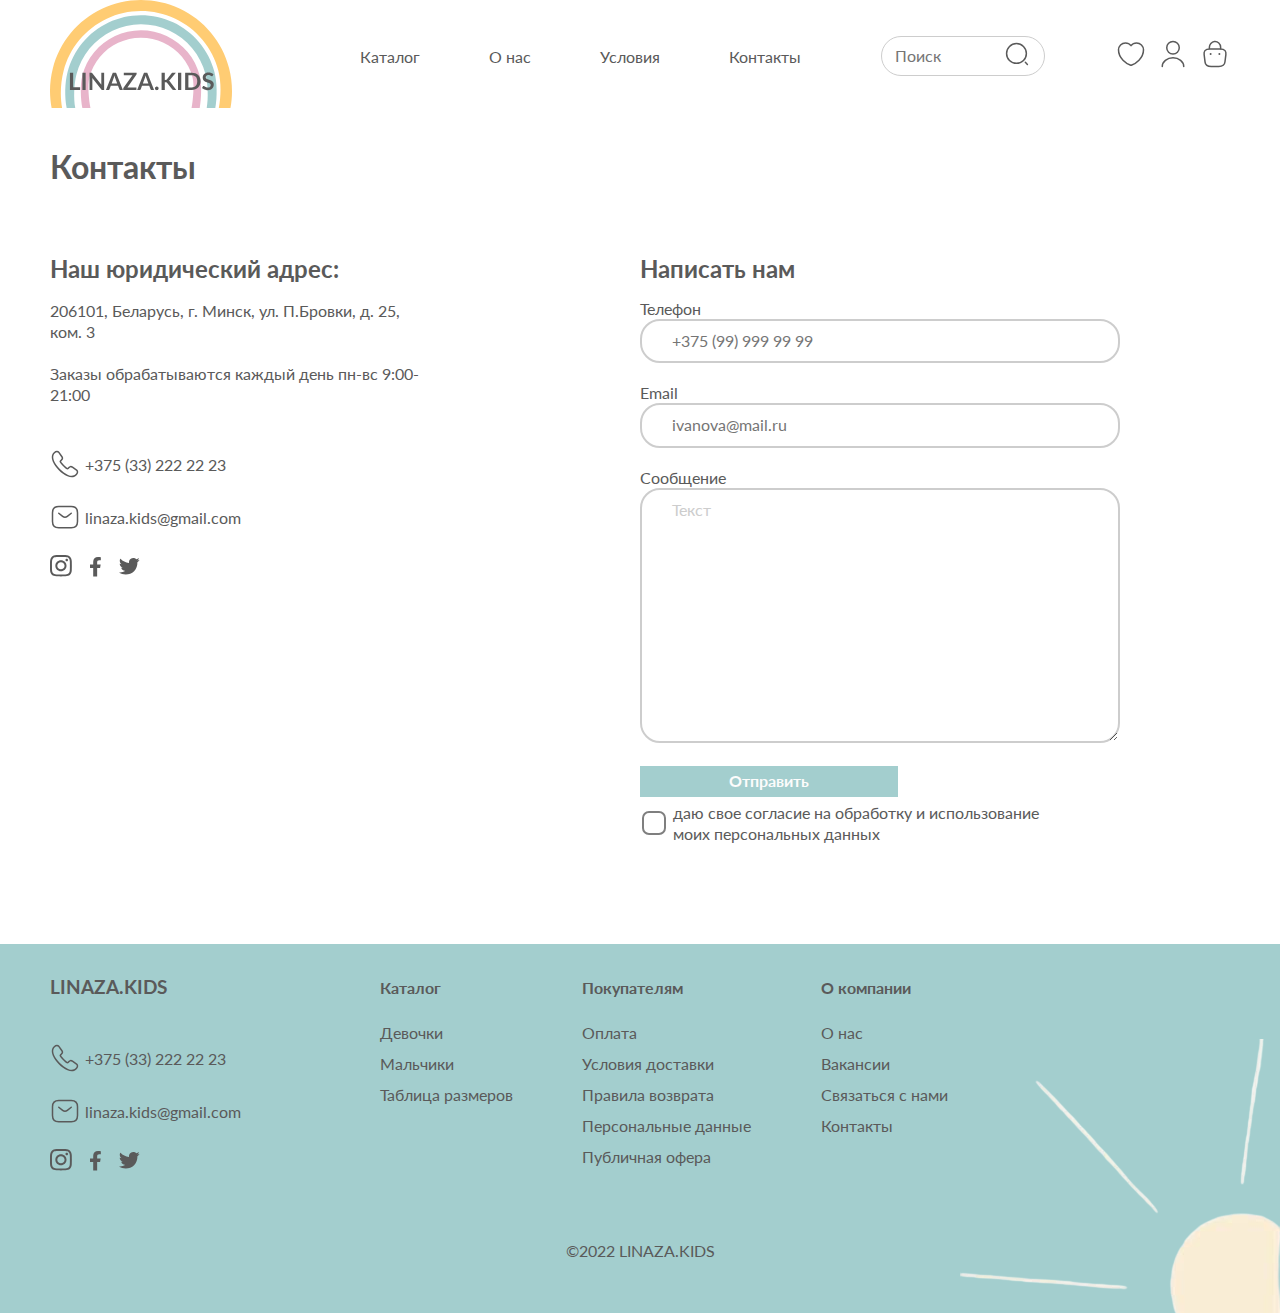
<file: contacts.html>
<!DOCTYPE html>
<html lang="en">
<head>
    <meta charset="UTF-8">
    <meta http-equiv="X-UA-Compatible" content="IE=edge">
    <meta name="viewport" content="width=device-width, initial-scale=1.0">
    <title>Document</title>
    <link rel="preconnect" href="https://fonts.googleapis.com">
    <link rel="preconnect" href="https://fonts.gstatic.com" crossorigin>
    <link href="https://fonts.googleapis.com/css2?family=Lato:wght@400;700&display=swap" rel="stylesheet">
    <link rel="stylesheet" href="./css/normalize.css">
    <link rel="stylesheet" href="./css/contacts.css">
    <link rel="stylesheet" href="./css/header-footer.css">
</head>
<body>
    <header class="header">
        <div class="container">
            <div class="header__wrapper">
                <div class="header__logo">
                    <a class="header__logo-link" href="index.html"><img class="header__logo-img" src="./images/LOGO.svg" alt="logo"></a>
                </div>
                <div class="header__navigation">
                    <ul class="header__list">
                        <li class="header__list-item"><a class="header__list-link" href="catalog.html">Каталог</a></li>
                        <li class="header__list-item"><a class="header__list-link" href="about.html">О нас</a></li>
                        <li class="header__list-item"><a class="header__list-link" href="conditions.html">Условия</a></li>
                        <li class="header__list-item"><a class="header__list-link" href="contacts.html">Контакты</a></li>
                    </ul>
                </div>
                <div class="header__search">
                    <input class="header__search-input" type="text" placeholder="Поиск">
                    <button class="header__search-button">
                        <div class="header__search-search">
                            <img class="header__search-img" src="./images/search-normal.svg" alt="search">
                        </div>
                    </button>
                </div>
                <div class="header__img-list">
                    <div class="header__items"><a href="#"><img src="./images/heart.svg" alt="heart"></a></div>
                    <div class="header__items"><a href="#"><img src="./images/user.svg" alt="user"></a></div>
                    <div class="header__items"><a href="#"><img src="./images/bag-2.svg" alt="bag"></a></div>
                    <div class="header__burger">
                        <img src="./images/burger-menu-svgrepo-com.svg" alt="menu" class="header__burger-img">
                        <!-- mobile navigation -->
                        <div class="header__navigation header__navigation_mobile">
                            <ul class="header__list">
                                <li class="header__list-item"><a class="header__list-link" href="catalog.html">Каталог</a></li>
                                <li class="header__list-item"><a class="header__list-link" href="about.html">О нас</a></li>
                                <li class="header__list-item"><a class="header__list-link" href="conditions.html">Условия</a></li>
                                <li class="header__list-item"><a class="header__list-link" href="contacts.html">Контакты</a></li>
                            </ul>
                        </div>
                    </div>
                    
                </div>
                
            </div>
        </div>
    </header>
    <main>
        <section class="contacts">
            <div class="container">
                <h1 class="contacts__title">Контакты</h1>
                <div class="contacts__wrapper">
                    <div class="contacts__data">
                        <h2 class="contacts__data__title">Наш юридический адрес:</h2>
                        <p class="contacts__data__text">206101, Беларусь, г. Минск, ул. П.Бровки, д. 25, ком. 3</p>
                        <p class="contacts__data__text">Заказы обрабатываются каждый день
                            пн-вс 9:00-21:00</p>
                        <div class="contacts__data__link__wrapper">
                            <div class="contacts__data__link">
                                <img src="./images/telefone.svg" alt="telefone">
                                <a href="tel:+375332222223">+375 (33) 222 22 23</a>
                            </div>
                            <div class="contacts__data__link">
                                <img src="./images/sms.svg" alt="sms">
                                <a href="email:linaza.kids@gmail.com">linaza.kids@gmail.com</a>
                            </div>
                            <div class="contacts__data__link bottom">
                                <img src="./images/instagram.svg" alt="instagram">
                                <img src="./images/facebook.svg" alt="facebook">
                                <img src="./images/twitter.svg" alt="twitter">
                            </div>
                        </div>
                    </div>
                    <div class="contacts__connection">
                        <h2 class="contacts__connection__title">Написать нам</h2>
                        <form class="contacts__connection__form" action="#" method="get">
                            <div class="contacts__connection__telefon">
                                <label for="yes">Телефон</label>
                                <input class="input__search" type="search" placeholder="+375 (99) 999 99 99" name="Search">
                            </div>
                            <div class="contacts__connection__email">
                                <label for="yes">Email</label>
                                <input class="input__search" type="email" placeholder="ivanova@mail.ru" name="email">
                            </div>
                            <div class="contacts__connection__mesege">
                                <label for="yes">Сообщение</label>
                                <textarea>Текст</textarea>
                            </div>
                            <button class="contacts__connection__button">Отправить</button>
                            <div class="contacts__connection__scam">
                                
                                <label for="agree">
                                    <input class="input__checkbox" id="agree" type="checkbox" required name="checkbox"><span></span>
                                    <p>даю свое согласие на обработку и использование моих персональных данных</p>
                                </label>
                            </div>
                        </form>
                    </div>   
                </div>
            </div>
        </section>
    </main>
    <footer class="footer">
        <div class="container">
            <div class="footer__wrapper">
                <div class="footer__info footer__item">
                    <h3 class="footer__info_name">LINAZA.KIDS</h3>
                    <div class="footer__info_phone">
                        <div class="footer__info_phone-img">
                            <img class="footer__info_phone-image" src="./images/telefone.svg" alt="phone">
                        </div>
                        <a class="footer__info_phone-number" href="tel:+37533222223">+375 (33) 222 22 23</a>
                    </div>
                    <div class="footer__info_email">
                        <div class="footer__info_email-img">
                            <img class="footer__info_email-image" src="./images/sms.svg" alt="email">
                        </div>
                        <a class="footer__info_email-email" href="email:linaza.kids@gmail.com">linaza.kids@gmail.com</a>
                    </div>
                    <div class="footer__info_social">
                        <div class="footer__info_social-item">
                            <a class="footer__info_social-instagram" href="#"><img class="footer__info_social-instagram-img" src="./images/instagram.svg" alt="instagram"></a>
                        </div>
                        <div class="footer__info_social-item">
                            <a class="footer__info_social-facebook" href="#"><img class="footer__info_social-facebook-img" src="./images/facebook.svg" alt="facebook"></a>
                        </div>
                        <div class="footer__info_social-item">
                            <a class="footer__info_social-twitter" href="#"><img class="footer__info_social-twitter-img" src="./images/twitter.svg" alt="twitter"></a>
                        </div>
                    </div>
                </div>
                <div class="footer__catalog footer__item">
                    <h4 class="footer__catalog-title">Каталог</h4>
                        <a class="footer__catalog-link" href="#">Девочки</a>
                        <a class="footer__catalog-link" href="#">Мальчики</a>
                        <a class="footer__catalog-link" href="#">Таблица размеров</a>
                </div>
                <div class="footer__forcustomers footer__item">
                    <h4 class="footer__forcustomers-title">Покупателям</h4>
                    <a class="footer__forcustomers-link" href="#">Оплата</a>
                    <a class="footer__forcustomers-link" href="#">Условия доставки</a>
                    <a class="footer__forcustomers-link" href="#">Правила возврата</a>
                    <a class="footer__forcustomers-link" href="#">Персональные данные</a>
                    <a class="footer__forcustomers-link" href="#">Публичная офера</a>
                </div>
                <div class="footer__about footer__item">
                    <h4 class="footer_about-title">О компании</h4>
                    <a class="footer__about-link" href="about.html">О нас</a>
                    <a class="footer__about-link" href="#">Вакансии</a>
                    <a class="footer__about-link" href="#">Связаться с нами</a>
                    <a class="footer__about-link" href="contacts.html">Контакты</a>
                </div>
            </div>
            <p class="footer__rights">©2022 LINAZA.KIDS</p>
            <div class="footer__sun">
                <img class="footer__sun-img" src="./images/sunbackground.png" alt="sun">
            </div>
        </div>
    </footer>
</body>
</html>
</file>
<file: videotube/videotube.css>
.videotube-modal-overlay {
		color: #fff;
		display: none;
		z-index: 995;
		opacity: 0;
		top: 0;
		left: 0;
		right: 0;
		bottom: 0;
		width: 100%;
		position: fixed;
		background: rgba(76, 76, 76, 0.384);
		text-align: center;
}

#videotube-modal-container {
		z-index: 998;
		position: fixed;
		top: 0;
		left: 0;
		right: 0;
		bottom: 0;
		display: flex;
		justify-content: center;
		align-items: center;
}

#videotube-modal {
		text-align: center;
		box-shadow: 0 0 40px #333;
}

#videotube-modal-loading {
		position: fixed;
		z-index: 997;
		font-size: 1.5em;
		top: 49%;
		width: 5%;
		text-align: center;
		left: 45%;
}

#videotube-modal-close {
		position: fixed;
		right: 15px;
		top: 15px;
		padding: 3px 13px;
		z-index: 999;
		font-size: 25px;
		text-shadow: 0 0 10px #fff;
		border-radius: 3px;
		cursor: pointer;
		-webkit-transition-duration: 0.1s;
		-o-transition-duration: 0.1s;
		-moz-transition-duration: 0.1s;
		transition-duration: 0.1s;
}

#videotube-modal-close:hover {
		background: #333;
}
</file>
<file: css/about.css>
*{
    padding: 0;
    margin: 0;
    box-sizing: border-box;
}

li{
    list-style: none;
}

a{
    color: inherit;
    text-decoration: none;
    display: inline-block;
}

body{
    font-family: 'Lato';
    font-style: normal;
    font-weight: 400;
    font-size: 16px;
    line-height: 21px;
    color: #5A5A5A;
}

.container{
    max-width: 1310px;
    padding: 0 15px;
    margin: 0 auto;
}

.main_about{
    padding: 44px 0 108px;
}

/* ABOUT */
.about__top__wrapper{
    display: flex;
    justify-content: space-between;
}

.about__top-title{
    font-weight: 500;
    font-size: 32px;
    line-height: 42px;
    margin-bottom: 24px;
}

.about__top-items{
    width: 48%;
}

.about__top-img-wrapper{
    width: 50%;
}

.about__top-img{
    width: 100%;
    height: auto;
}

.about_video_wrapper{
    width: 100%;
    height: auto;
}
.about_video_image{
    width: 100%;
    height: auto;
}
a{
    color: inherit;
    text-decoration: none;
    display: inline-block;
}
li{
    list-style: none;
}
.container{
    max-width: 1210px;
    padding: 0 15px;
    margin: 0 auto;
}
.about_img img{
    position: absolute; 
    filter: drop-shadow(0px 1px 10px #583E30);
    border-radius: 30px;
    width: 580px;
    height: 596px;
}
.about-button_history{
    display: flex;
    /* align-items: center; */
}
.about-button-text{
    margin-bottom: 34px;
    font-size: 16px;
}
.about-button_img{
    margin-right: 19px;
}
.about-button_img{
    width: 50%;
}
.about-button-history_descr{
    width: 48%;
    /* text-align: center; */
}
.about-button_img img{
    width: 100%;
}
.about_video{
    margin-top: 64px;
    margin-bottom: 64px;
}
/* flex-wrap: wrap;
align-items: center; */
@media(max-width:950px){
    .about__top-items{
        width: 100%;
        order: 2;
    }
    .about__top-img-wrapper{
        order: 1;
        width: 60%;
        margin: auto;
    }
    .about__top__wrapper{
        flex-wrap: wrap;
    }
    .about__top-title{
        margin-top: 20px;
        text-align: center;
    }
}
@media(max-width: 950px){
    .about-button_history{
        flex-wrap: wrap;
    }
    .section{
        flex-basis: 100%;
    }
    .about-button_img{
        width: 65%;
        margin: 0 auto;
    }
    .about-button-history_descr{
        width: 100%;
    }
    .about_video{
        margin-top: 32px;
        margin-bottom: 32px;
    }
}
@media(max-width:530px){
    .about__top-img-wrapper{
        width: 100%;
    }
}
@media(max-width: 530px){
    .about-button_img{
        width: 100%;}
}
</file>
<file: css/header-footer.css>
*{
    margin: 0;
    padding: 0;
    box-sizing: border-box;
}

li{
    list-style: none;
}

a{
    color: inherit;
    text-decoration: none;
    display: inline-block;
}

body{
    font-family: 'Lato';
    font-style: normal;
    font-weight: 400;
    font-size: 16px;
    line-height: 21px;
    color: #5A5A5A;
}

.container{
    max-width: 1210px;
    padding: 0 15px;
    margin: 0 auto;
}


/* header */


.header{
    background: rgba(255, 255, 255, 0.88);
    
}

.header__wrapper{
    display: flex;
    align-items: center;
    justify-content: space-between;
    
    position: relative;
}

.header__list{
    display: flex;
}

.header__search{
    display: flex;
    border: 1px solid #CDCDCD;
    max-width: 164px;
    border-radius: 20px;
    padding-top: 4.5px;
    padding-bottom: 4.5px;
    padding-left: 13.5px;
}

.header__img-list{
    display: flex;
    align-items: center;
}

.header__search-button{
    border: none;
    background: inherit;
    cursor: pointer;
    padding-right: 13.5px;
}

.header__search-input{
    border: none;
    outline: none;
    width: 100%;
    background: none;
}

.header__list-item{
    padding-left: 69px;

    flex-shrink: 0;
}

.header__items{
    padding-left: 12px;
    
}
.header__items img{
    width: 100%;
    height: 100%;
}

.header__list-link:hover {
    color: #90bdbd;
}

.header__burger{
    display: none;
}
.header__navigation_mobile{
    display: none;
}
.header__navigation{
    margin-right: 20px;
}


/* footer */


.footer{
    background: #A3CECE;
    padding-top: 33px;
    padding-bottom: 52px;
    position: relative;
}

.footer__info_phone{
    display: flex;
    align-items: center;
}

.footer__info_email{
    display: flex;
    align-items: center;
}

.footer__info_social{
    display: flex;
    align-items: center;
}

.footer__info_social-item{
    margin-right: 18px;
}

.footer__catalog-link{
    display: flex;
    flex-wrap: nowrap;
}

.footer__forcustomers-link{
    display: flex;
    flex-wrap: nowrap;
}

.footer__about-link{
    display: flex;
    flex-wrap: nowrap;
}

.footer__wrapper{
    display: flex;
}

.footer__info_name{
    margin-bottom: 45px;
}

.footer__info_email{
    margin-top: 23px;
    margin-bottom: 23px;
}

.footer__catalog-title{
    margin-bottom: 24px;
}

.footer__catalog-link{
    margin-bottom: 10px;
}

.footer__forcustomers-title{
    margin-bottom: 24px;
}

.footer__forcustomers-link{
    margin-bottom: 10px;
}

.footer_about-title{
    margin-bottom: 24px;
}

.footer__about-link{
    margin-bottom: 10px;
}

.footer__catalog{
    margin-left: 139px;
    margin-right: 69px;
}

.footer__about{
    margin-left: 70px;
}

.footer__rights{
    text-align: center;
    margin-top: 63px;
} 

.footer__sun-img{
    position: absolute;
    bottom: 0;
    right: 0;
}

.footer__info_phone-image, .footer__info_email-image{
    margin-right: 5px;
    vertical-align: middle;
}

@media(max-width:993px){
    .header__list-item{
        padding-left: 40px;
    }
}

@media(max-width:885px){
    .footer__catalog{
        margin-left: 80px;
        margin-right: 40px;
    }
    .header__navigation{
        display: none;
    }
    .header__img-list{
        /* display: none; */
    }
    .header__search{
        display: none;
    }
    .header__burger{
        display: block;
        margin-left: 30px;
        cursor: pointer;
    }

    /* menu__mobile */
    .header__burger:hover .header__navigation_mobile{
        display: block;
    }
    .header__list{
        display: block;
    }
    .header__navigation{
        position: absolute;
        right: 0px;
        top: 70px;
        background: white;
        margin-right: 0;
        z-index: 100;
        padding: 20px;
        background: #FCFCFC;
        box-shadow: 0px 1px 4px rgba(0, 0, 0, 0.15);
        border-radius: 10px;
    }
    .header__list-item{
        padding: 5px;
    }
}

@media(max-width:795px){
    .footer__wrapper{
        flex-wrap: wrap;
    }
    .footer__catalog{
        margin-left: 40px;
        margin-right: 30px;
    }
    .footer__item{
        width: 50%;
        margin-bottom: 30px;
    }
    .footer__rights{
        margin-top: 30px;
    }
    .footer__about{
        margin-left: 0;
    }
    .footer__catalog{
        margin-left: 0;
        margin-right: 0;
    }
}

@media(max-width: 500px){
    .footer__wrapper{
        text-align: center;
        flex-direction: column;
    }
    .footer__sun-img{
        width: 300px;
        height: auto;
    }
}
@media(max-width: 420px){
    .header__burger {
        margin-left: 12px;
    }
    
}
</file>
<file: css/catalog.css>
@import url("https://fonts.googleapis.com/css2?family=Anton&family=Lato:ital,wght@0,300;0,400;0,700;1,300&family=Manrope:wght@300;400;500;700;800&display=swap");
* {
  padding: 0px;
  margin: 0px;
  font-family: "Lato", sans-serif;
  box-sizing: border-box;
}

.navbar input[type="checkbox"],
.navbar .hamburger-lines {
  display: block;
}

.navbar {
  display: none;
  /* position: fixed; */
  position: relative;
  width: 80%;
  color: #000;
  height: 50px;
  z-index: 12;
}

.navbar-container {
  display: flex;
  justify-content: space-between;
  height: 64px;
  align-items: center;
}

.menu-items {
  order: 2;
  display: flex;
}

.container {
  width: 90%;
  margin: 0 auto;
  max-width: 1180px;
}
.wrapper,
.wrapper1 {
  display: flex;
  flex-direction: row;
  align-items: flex-start;
}

.wrapper .choose,
.wrapper1 .choose {
  padding: 5px;
  margin-top: 50px;
  width: 210px;
  flex-shrink: 0;
  /* position: fixed; */
}
.wrapper1 .choose {
  width: 100%;
}
.wrapper .choose h3,
.wrapper1 .choose h3 {
  font-weight: 300;
}
.wrapper .choose .size input,
.wrapper1 .choose .size input {
  display: block;
  width: 24px;
}
.wrapper .choose p,
.wrapper1 .choose p {
  font-size: 16px;
  font-weight: 300;
  margin-left: 10px;
}
.wrapper .choose .size .choose-size,
.wrapper1 .choose .size .choose-size {
  display: flex;
  margin: 15px 0px;
}
.wrapper .choose .price,
.wrapper1 .choose .price {
  margin: 20px 0px;
}
.wrapper .choose .price input,
.wrapper1 .choose .price input {
  margin-top: 10px;
}
.wrapper .complete,
.wrapper1 .complete {
  width: 180px;
  height: 50px;
  background: #a3cece;
  border: none;
  color: white;
  font-size: 24px;
  border-radius: 30px;
  margin-top: 10px;
}
.clothes {
  width: 80%;
  margin: 10px 0px;
}
.clothes .input-button {
  display: flex;
}
.clothes .input-button .clothes-input input {
  outline: none;
  border: none;
  margin: 5px;
}
.clothes .input-button .clothes-input {
  border: 1px solid #a3cece;
  border-radius: 20px;
  display: flex;
  justify-content: space-between;
  align-items: center;
  max-width: 350px;
  height: 46px;
  text-align: center;
}
.clothes .input-button .clothes-input .output {
  background-color: #a3cece;
  border-radius: 20px;
  border: none;
  width: 76px;
}
.gender {
  margin: 0px 30px;
  width: 240px;
}
.choose-gender {
  height: 60px;
  font-weight: 700;
  font-size: 20px;
  color: #5a5a5a;
}
.center-gender {
  display: none;
}
.choose-gender select {
  padding: 2px 10px;
  border: none;
  outline: none;
  font-size: 15px;
}
.clothes .input-button button {
  height: 46px;
  font-weight: 700;
  font-size: 24px;
  color: #5a5a5a;
  border: 1px solid #a3cece;
  background: none;
}
.clothes .line {
  display: flex;
  justify-content: center;
  align-items: center;
  flex-wrap: wrap;
}
.clothes .line .block {
  background-color: #fcfcfc;
  width: 270px;
  height: 400px;
  box-shadow: 0px 1px 4px rgba(0, 0, 0, 0.15);
  margin: 17px;
  padding: 20px 10px;
  text-align: center;
}
.clothes .image {
  position: relative;
}
.clothes .line .block .image .icons {
  background: rgba(255, 255, 255, 0.9);
  border-radius: 10px;
  width: 158px;
  position: absolute;
  bottom: -15px;
  left: 50%;
  padding: 5px 0px;
  transform: translateX(-50%);
}
.clothes .line .block .text {
  padding-top: 30px;
}
input[type="checkbox"] {
  position: relative;
  cursor: pointer;
}
input[type="checkbox"]:before {
  content: "";
  display: block;
  position: absolute;
  width: 21px;
  height: 21px;
  top: 0;
  left: 0;
  border: 2px solid #555555;
  border-radius: 3px;
  background-color: white;
}
input[type="checkbox"]:checked:after {
  content: "";
  display: block;
  width: 5px;
  height: 10px;
  border: solid black;
  border-width: 0 2px 2px 0;
  -webkit-transform: rotate(45deg);
  -ms-transform: rotate(45deg);
  transform: rotate(45deg);
  position: absolute;
  top: 4px;
  left: 8px;
}
.pages {
  display: flex;
  justify-content: center;
  align-items: center;
  color: gray;
  margin-top: 20px;
}
.page {
  margin-right: 20px;
}
.page:last-child{
  margin-right: 0px;
}
.pages li {
  list-style: none;
}

.page a {
  color: inherit;
  text-decoration: none;
  display: inline-block;
}
input[type="range" i] {
  appearance: auto;
  cursor: default;
  color: -internal-light-dark(rgb(16, 16, 16), rgb(255, 255, 255));
  height: 1px;
  border: initial;
  margin: 2px;
}
input[type="range"]:focus {
  outline: none;
}
.slider::-webkit-slider-thumb {
  -webkit-appearance: none;
  appearance: none;
  background: white;
  cursor: pointer;
}
@media (max-width: 780px) {
  .navbar-container input[type="checkbox"],
  .navbar-container .hamburger-lines {
    display: block;
  }
  .navbar {
    display: block;
  }
  .navbar-container {
    display: block;
    position: relative;
    height: 64px;
  }

  .navbar-container .navbar-click {
    position: absolute;
    display: block;
    height: 32px;
    width: 30px;
    top: 20px;
    left: 20px;
    z-index: 5;
    opacity: 0;
  }

  .navbar-container .hamburger-lines {
    display: block;
    height: 23px;
    width: 35px;
    position: absolute;
    top: 17px;
    left: 20px;
    z-index: 2;
    display: flex;
    flex-direction: column;
    justify-content: space-between;
  }

  .navbar-container .hamburger-lines .line {
    display: block;
    height: 4px;
    width: 100%;
    border-radius: 10px;
    background: #333;
  }

  .navbar-container .hamburger-lines .line1 {
    transform-origin: 0% 0%;
    transition: transform 0.4s ease-in-out;
  }

  .navbar-container .hamburger-lines .line2 {
    transition: transform 0.2s ease-in-out;
  }

  .navbar-container .hamburger-lines .line3 {
    transform-origin: 0% 100%;
    transition: transform 0.4s ease-in-out;
  }

  .navbar .menu-items {
    background: #fff;
    height: 100vh;
    max-width: 300px;
    transform: translate(-150%);
    display: flex;
    flex-direction: column;
    margin-left: -40px;
    padding-left: 50px;
    transition: transform 0.5s ease-in-out;
    box-shadow: 5px 0px 10px 0px #aaa;
  }

  .navbar .menu-items li {
    margin-bottom: 1.5rem;
    font-size: 1.3rem;
    font-weight: 500;
  }

  .navbar-container input[type="checkbox"]:checked ~ .menu-items {
    transform: translateX(0);
  }

  .navbar-container input[type="checkbox"]:checked ~ .hamburger-lines .line1 {
    transform: rotate(35deg);
  }

  .navbar-container input[type="checkbox"]:checked ~ .hamburger-lines .line2 {
    transform: scaleY(0);
  }

  .navbar-container input[type="checkbox"]:checked ~ .hamburger-lines .line3 {
    transform: rotate(-35deg);
  }

  /* ......./ food /......... */

  .food-container {
    flex-direction: column;
    align-items: stretch;
  }

  .food-type:not(:last-child) {
    margin-bottom: 3rem;
  }

  .food-type {
    box-shadow: 5px 5px 10px 0 #aaa;
  }

  .img-container {
    margin: 0;
  }

  html {
    font-size: 65%;
  }

  .navbar .menu-items li {
    font-size: 1.6rem;
  }

  .testimonial-container {
    flex-direction: column;
    text-align: center;
  }

  .food-menu-container img {
    margin: auto;
  }

  .food-menu-item {
    flex-direction: column;
    text-align: center;
  }

  .form-container {
    width: 90%;
  }

  .contact-container {
    display: flex;
    flex-direction: column;
  }

  .contact-img {
    width: 90%;
    margin: 3rem auto;
  }

  .navbar .menu-items li {
    margin-bottom: 2.5rem;
    font-size: 1.8rem;
    font-weight: 500;
  }

  .clothes .input-button .clothes-input {
    display: none;
  }
  .clothes .input-button {
    display: block;
    text-align: center;
  }
  .clothes .input-button .gender {
    display: none;
  }
  .wrapper .clothes {
    display: flex;
    flex-direction: column;
    justify-content: center;
    width: 100%;
  }
  .choose-gender {
    display: flex;
    flex-direction: column;
    text-align: center;
  }
  .center-gender {
    display: flex;
    flex-direction: column;
    align-items: flex-end;
    background: none;
  }
  .wrapper1 {
    display: flex;
    flex-direction: row;
  }
  .wrapper .choose {
    display: none;
  }
}
</file>
<file: css/conditions.css>
*{
    padding: 0px;
    box-sizing: border-box;
    margin: 0px;
}
li{
    list-style: none;
}
a{
    color: inherit;
    text-decoration: none;
    display: inline-block;
}
body{
    font-family: 'Lato';
    font-style: normal;
    font-weight: 400;
    font-size: 16px;
    line-height: 21px;

    color: #5A5A5A;

}
.conditions-container{
    padding-left: 15px;
    padding-right: 15px;
    max-width: 1210px;
    margin: 0 auto;
}
.conditions-container h1{
    padding-top: 44px;
    padding-bottom: 81px;
    line-height: 130%;    
}
.conditions-block{
display: flex;
flex-wrap: wrap;
justify-content: space-between;
}
.conditions-item{
    width: 45%;
    margin-bottom: 45px;
}
.conditions-item-title{
    display: flex;
    align-items: center;
    margin-bottom: 23px;
}
.conditions-item-title h2{
    margin-left: 40px;
    
}

.conditions-item-text p{
margin-bottom: 24px;
}
@media(max-width:675px){
    .conditions-item{
        width: 100%;
        margin-bottom: 20px;
    }
    .conditions-container h1{
        padding-bottom: 40px;
    }
}
</file>
<file: css/contacts.css>
*{
    margin: 0;
    padding: 0;
    box-sizing: border-box;
}

li {
    list-style: none;
}

a {
    color: inherit;
    text-decoration: none;
    display: inline-block;
}

body {
    font-family: 'Lato';
    font-style: normal;
    font-weight: 400;
    font-size: 16px;
    line-height: 21px;
    color: #5A5A5A;
}

.container {
    max-width: 1210px;
    padding: 0 15px;
    margin: 0 auto;
}

.contacts__title {
    font-size: 32px;
    margin-bottom: 81px;
    margin-top: 44px;
}

.contacts__wrapper {
    display: flex;
    justify-content: space-between;
}

.contacts__data__title {
    font-weight: 700;
    font-size: 24px;
}

.contacts__data {
    /* margin-right: 18.5%; */
    width: 31.5%;
}

.contacts__data__text {
    font-size: 16px;
    margin-top: 21px;
}

.contacts__data__link__wrapper {
    margin-top: 44px;
}

.contacts__data__link {
    display: flex;
    margin-bottom: 23px;
    align-items: center;
}

.contacts__data__link a {
    margin-left: 5px;
}

.bottom img {
    margin-right: 18px;
}

.contacts__connection {
    width: 50%;
    margin-bottom: 100px;
}

.contacts__connection__title {
    font-weight: 700;
    font-size: 24px;
    margin-bottom: 19px;
}

label {
    display: block;
}

.input__search {
    margin-bottom: 19px;
    width: 100%;
    border: 2px solid #CDCDCD;
    border-radius: 20px;
    outline: none;
    padding: 11px 30px 11px;
}

textarea {
    margin-bottom: 19px;
    width: 100%;
    padding: 11px 30px;
    border: 2px solid #CDCDCD;
    border-radius: 20px;
    color: #CDCDCD;
    height: 255px;
    outline: none;
}

.contacts__connection__button {
    margin-bottom: 5px;
    background: #A3CECE;
    font-weight: 700;
    color: #FCFCFC;
    padding: 6.5px 89px;
    border: none;
}

.contacts__connection__telefon {
    max-width: 480px;
}

.contacts__connection__email {
    max-width: 480px;
}

.contacts__connection__mesege {
    max-width: 480px;
}

.input__checkbox {
    margin: 9px 0px;
    margin-right: 7px;
    margin-left: 2px;
    border: 1.5px solid #5A5A5A;
}

.contacts__connection__scam {
    max-width: 412px;
    
}
.contacts__connection__scam label{
    display: flex;
    align-items: center;
}
/* custom */
.input__checkbox {
    position: absolute;
    z-index: -1;
    opacity: 0;
}

.contacts__connection__scam span {
    margin: 9px 0px;
    margin-right: 7px;
    margin-left: 2px;
    border: 2px solid #7f7f7f;
    width: 24px;
    height: 24px;
    display: inline-block;
    border-radius: 7px;
    flex-shrink: 0;
}

.contacts__connection__scam input:checked + span{
    background-color: #A3CECE;
}

@media(max-width:670px) {
    .contacts__wrapper {
        flex-wrap: wrap;
    }  
    .contacts__data {
        width: 100%;
        margin-bottom: 30px;
    }  
    .contacts__connection {
        width: 100%;
    }
}
</file>
